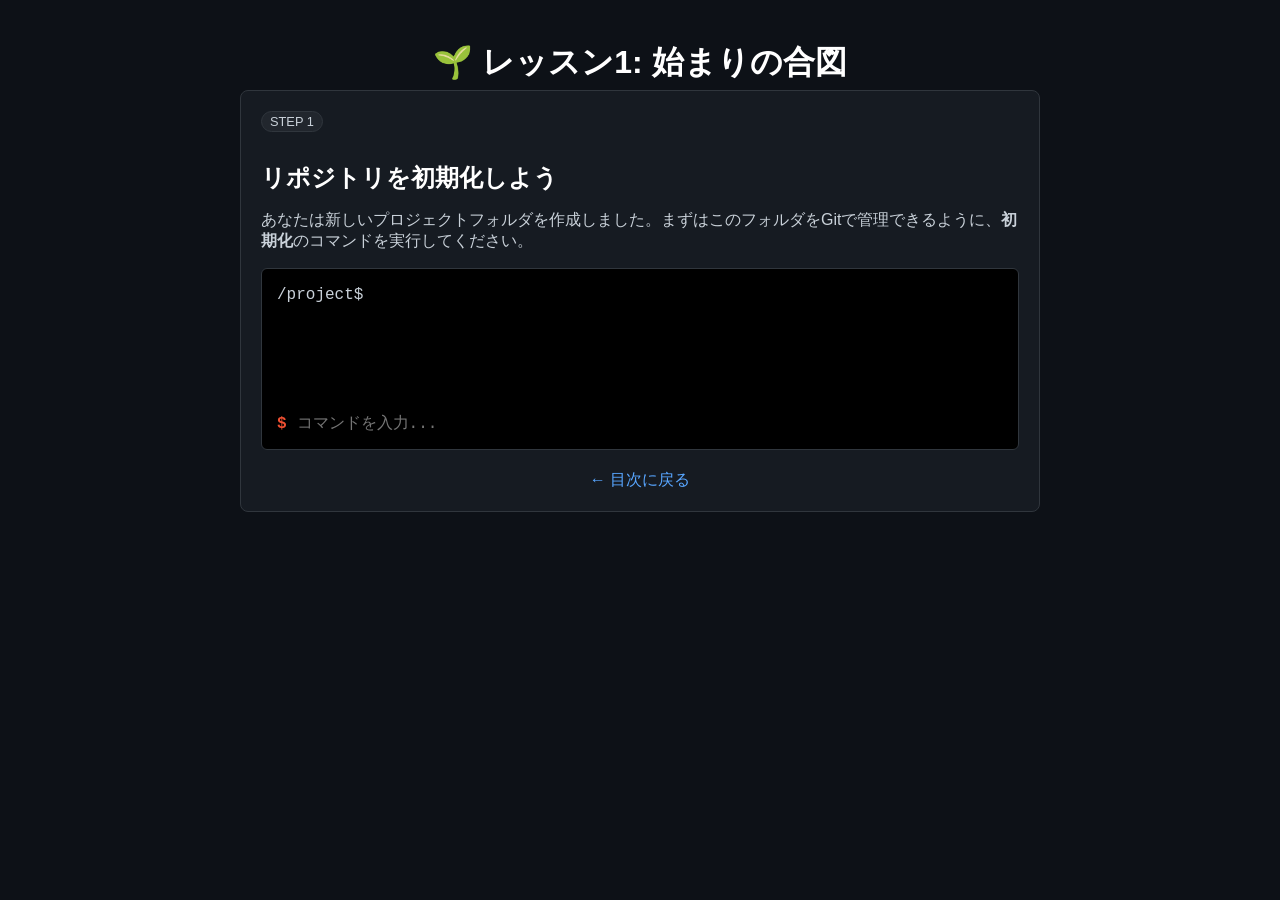
<file: lesson01.html>
<!DOCTYPE html>
<html lang="ja">
<head>
    <meta charset="UTF-8">
    <meta name="viewport" content="width=device-width, initial-scale=1.0">
    <title>Git Master - レッスン1</title>
    <link rel="stylesheet" href="style.css">
</head>
<body>
    <h1>🌱 レッスン1: 始まりの合図</h1>
    
    <div class="container">
        <div class="scenario-card">
            <span class="badge">STEP 1</span>
            <h2>リポジトリを初期化しよう</h2>
            <p>あなたは新しいプロジェクトフォルダを作成しました。まずはこのフォルダをGitで管理できるように、<strong>初期化</strong>のコマンドを実行してください。</p>
            
            <div class="terminal">
                <div class="terminal-output" id="term-output">/project$ </div>
                <div class="input-line">
                    <span class="prompt">$</span>
                    <input type="text" class="cmd-input" id="term-input" placeholder="コマンドを入力..." autofocus>
                </div>
            </div>
            
            <div class="nav-links">
                <a href="index.html">← 目次に戻る</a>
            </div>
        </div>
    </div>

    <script src="git_core.js"></script>
    <script>
        const input = document.getElementById('term-input');
        const output = document.getElementById('term-output');
        
        // レッスンごとの進行状態
        let step = 1; 

        input.addEventListener('keydown', function(e) {
            if (e.key !== 'Enter') return;
            
            const cmdText = input.value.trim();
            if (!cmdText) return;
            
            // 入力されたコマンドを画面に表示
            appendTerminalLog(output, `$ ${cmdText}`);
            input.value = '';

            // 共通ロジックでGitコマンドを処理
            const result = executeGitCommand(cmdText);
            
            // 結果に応じたクラス（色）を付けて画面に表示
            let cssClass = '';
            if (result.type === 'error') cssClass = 'error-msg';
            if (result.type === 'success') cssClass = 'success-msg';
            if (result.type === 'info') cssClass = 'info-msg';
            
            appendTerminalLog(output, result.text, cssClass);

            // --- レッスン固有のクリア判定ロジック ---
            
            // STEP 1 のクリア判定 (git init)
            if (step === 1 && gitState.initialized) {
                step = 2;
                appendTerminalLog(output, "\n🎉 STEP 1 CLEAR! Gitの管理が始まりました。", "success-msg");
                appendTerminalLog(output, "\n【次の課題】\n今の履歴（ログ）はどうなっているでしょうか？履歴を確認するコマンドを実行して、出力結果を見てみましょう。", "info-msg");
            }
            
            // STEP 2 のクリア判定 (git log)
            // ※ git logを打つと、コミットがないのでエラー（fatal）が返るが、それがこのレッスンの正解。
            if (step === 2 && cmdText === 'git log') {
                appendTerminalLog(output, "\n🎉 STEP 2 CLEAR! 素晴らしい！", "success-msg");
                appendTerminalLog(output, "💡 解説: 初期化した直後はまだセーブデータ（コミット）が一つもないため、「コミットがまだありませんよ」というエラーが出るのが正常な動作です。これがGitのリアルな挙動です！", "info-msg");
                step = 3; // クリア済み
            }
        });
    </script>
</body>
</html>
</file>
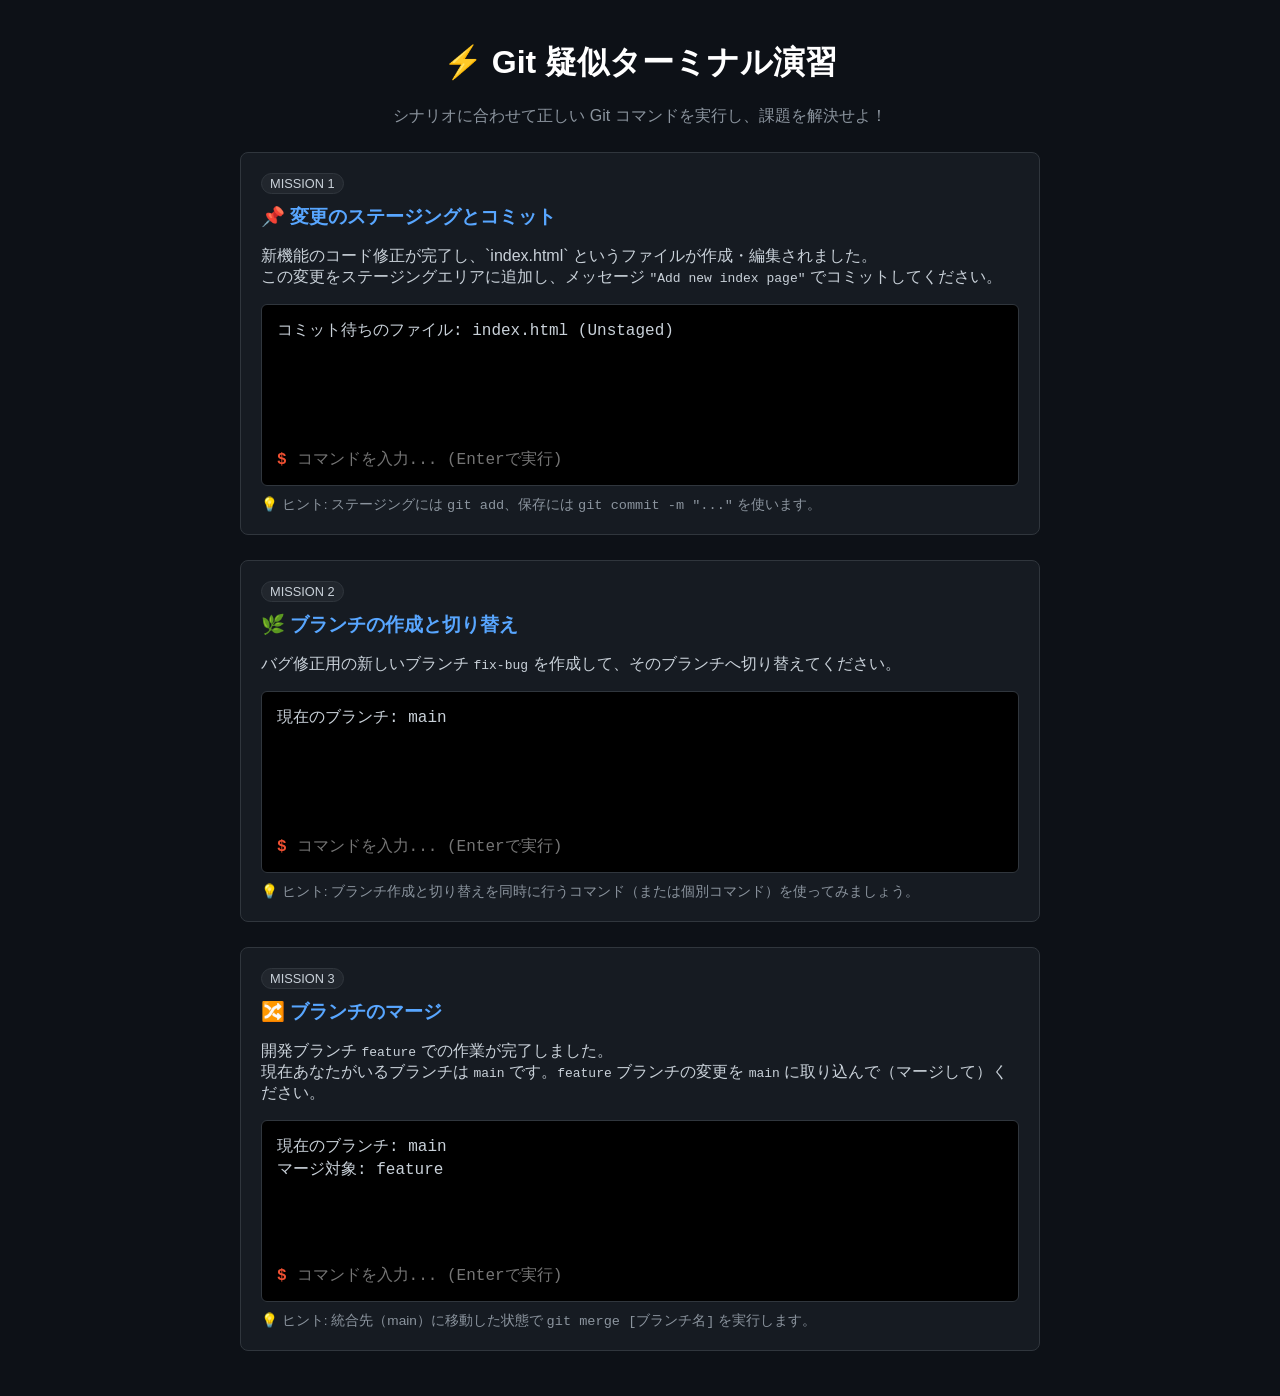
<file: memo.html>
<!DOCTYPE html>
<html lang="ja">
<head>
    <meta charset="UTF-8">
    <meta name="viewport" content="width=device-width, initial-scale=1.0">
    <title>Git コマンド実践トレーニング</title>
    <style>
        :root {
            --bg-color: #0d1117;
            --card-bg: #161b22;
            --border-color: #30363d;
            --text-color: #c9d1d9;
            --accent-color: #f05032;
            --green: #2ea043;
            --console-bg: #000000;
        }

        body {
            font-family: -apple-system, BlinkMacSystemFont, "Segoe UI", Roboto, Helvetica, Arial, sans-serif;
            background-color: var(--bg-color);
            color: var(--text-color);
            margin: 0;
            padding: 20px;
            display: flex;
            flex-direction: column;
            align-items: center;
        }

        h1 {
            color: #fff;
            margin-bottom: 5px;
        }

        .subtitle {
            color: #8b949e;
            margin-bottom: 25px;
        }

        .container {
            width: 100%;
            max-width: 800px;
        }

        .scenario-card {
            background-color: var(--card-bg);
            border: 1px solid var(--border-color);
            border-radius: 8px;
            padding: 20px;
            margin-bottom: 25px;
        }

        .scenario-title {
            font-size: 1.2rem;
            font-weight: bold;
            color: #58a6ff;
            margin-top: 0;
        }

        .terminal {
            background-color: var(--console-bg);
            border: 1px solid var(--border-color);
            border-radius: 6px;
            padding: 15px;
            font-family: 'Courier New', Courier, monospace;
            margin-top: 15px;
        }

        .terminal-output {
            min-height: 120px;
            max-height: 250px;
            overflow-y: auto;
            margin-bottom: 10px;
            white-space: pre-wrap;
            line-height: 1.4;
        }

        .input-line {
            display: flex;
            align-items: center;
        }

        .prompt {
            color: var(--accent-color);
            font-weight: bold;
            margin-right: 8px;
            user-select: none;
        }

        .cmd-input {
            background: transparent;
            border: none;
            color: #fff;
            font-family: inherit;
            font-size: 1rem;
            flex-grow: 1;
            outline: none;
        }

        .success-msg {
            color: #56d364;
            font-weight: bold;
        }

        .error-msg {
            color: #f85149;
        }

        .hint {
            font-size: 0.85rem;
            color: #8b949e;
            margin-top: 10px;
        }

        .badge {
            display: inline-block;
            padding: 2px 8px;
            font-size: 0.8rem;
            border-radius: 12px;
            background: #21262d;
            border: 1px solid var(--border-color);
            margin-bottom: 10px;
        }
    </style>
</head>
<body>

    <h1>⚡ Git 疑似ターミナル演習</h1>
    <p class="subtitle">シナリオに合わせて正しい Git コマンドを実行し、課題を解決せよ！</p>

    <div class="container">

        <div class="scenario-card" id="scenario1">
            <span class="badge">MISSION 1</span>
            <div class="scenario-title">📌 変更のステージングとコミット</div>
            <p>新機能のコード修正が完了し、`index.html` というファイルが作成・編集されました。<br>
               この変更をステージングエリアに追加し、メッセージ <code>"Add new index page"</code> でコミットしてください。</p>
            
            <div class="terminal">
                <div class="terminal-output" id="output1">コミット待ちのファイル: index.html (Unstaged)</div>
                <div class="input-line">
                    <span class="prompt">$</span>
                    <input type="text" class="cmd-input" id="input1" placeholder="コマンドを入力... (Enterで実行)" onkeydown="handleCommand(event, 1)">
                </div>
            </div>
            <div class="hint">💡 ヒント: ステージングには <code>git add</code>、保存には <code>git commit -m "..."</code> を使います。</div>
        </div>

        <div class="scenario-card" id="scenario2">
            <span class="badge">MISSION 2</span>
            <div class="scenario-title">🌿 ブランチの作成と切り替え</div>
            <p>バグ修正用の新しいブランチ <code>fix-bug</code> を作成して、そのブランチへ切り替えてください。</p>
            
            <div class="terminal">
                <div class="terminal-output" id="output2">現在のブランチ: main</div>
                <div class="input-line">
                    <span class="prompt">$</span>
                    <input type="text" class="cmd-input" id="input2" placeholder="コマンドを入力... (Enterで実行)" onkeydown="handleCommand(event, 2)">
                </div>
            </div>
            <div class="hint">💡 ヒント: ブランチ作成と切り替えを同時に行うコマンド（または個別コマンド）を使ってみましょう。</div>
        </div>

        <div class="scenario-card" id="scenario3">
            <span class="badge">MISSION 3</span>
            <div class="scenario-title">🔀 ブランチのマージ</div>
            <p>開発ブランチ <code>feature</code> での作業が完了しました。<br>現在あなたがいるブランチは <code>main</code> です。<code>feature</code> ブランチの変更を <code>main</code> に取り込んで（マージして）ください。</p>
            
            <div class="terminal">
                <div class="terminal-output" id="output3">現在のブランチ: main<br>マージ対象: feature</div>
                <div class="input-line">
                    <span class="prompt">$</span>
                    <input type="text" class="cmd-input" id="input3" placeholder="コマンドを入力... (Enterで実行)" onkeydown="handleCommand(event, 3)">
                </div>
            </div>
            <div class="hint">💡 ヒント: 統合先（main）に移動した状態で <code>git merge [ブランチ名]</code> を実行します。</div>
        </div>

    </div>

    <script>
        // 内部状態管理
        const state = {
            s1: { staged: false, committed: false },
            s2: { currentBranch: 'main', branchCreated: false },
            s3: { merged: false }
        };

        function handleCommand(event, scenarioNum) {
            if (event.key !== 'Enter') return;

            const input = document.getElementById(`input${scenarioNum}`);
            const output = document.getElementById(`output${scenarioNum}`);
            const cmd = input.value.trim();
            
            if (!cmd) return;

            // ターミナルにログ出力
            appendLog(output, `$ ${cmd}`);
            input.value = '';

            // 各シナリオの判定ロジック
            if (scenarioNum === 1) processScenario1(cmd, output);
            if (scenarioNum === 2) processScenario2(cmd, output);
            if (scenarioNum === 3) processScenario3(cmd, output);

            // 自動スクロール
            output.scrollTop = output.scrollHeight;
        }

        function appendLog(element, text, className = '') {
            const div = document.createElement('div');
            div.textContent = text;
            if (className) div.className = className;
            element.appendChild(div);
        }

        // シナリオ 1 の判定
        function processScenario1(cmd, output) {
            if (state.s1.committed) {
                appendLog(output, "このミッションは既にクリアしています！", "success-msg");
                return;
            }

            if (cmd === "git add index.html" || cmd === "git add .") {
                state.s1.staged = true;
                appendLog(output, "✓ index.html をステージングエリアに追加しました。");
            } else if (cmd.startsWith('git commit')) {
                if (!state.s1.staged) {
                    appendLog(output, "error: ステージングされた変更がありません (use 'git add')", "error-msg");
                } else if (cmd === 'git commit -m "Add new index page"' || cmd === "git commit -m 'Add new index page'") {
                    state.s1.committed = true;
                    appendLog(output, "[main 7a2b91f] Add new index page\n 1 file changed, 10 insertions(+)", "success-msg");
                    appendLog(output, "\n🎉 MISSION 1 CLEAR! 正しくコミットできました！", "success-msg");
                } else {
                    appendLog(output, "コミットメッセージが指示と異なります。'Add new index page' を使用してください。", "error-msg");
                }
            } else if (cmd === "git status") {
                if (state.s1.staged) {
                    appendLog(output, "On branch main\nChanges to be committed:\n  modified: index.html");
                } else {
                    appendLog(output, "On branch main\nUntracked files:\n  index.html");
                }
            } else {
                appendLog(output, `bash: ${cmd}: command not found (あるいは不適当なコマンドです)`, "error-msg");
            }
        }

        // シナリオ 2 の判定
        function processScenario2(cmd, output) {
            if (state.s2.currentBranch === 'fix-bug') {
                appendLog(output, "このミッションは既にクリアしています！", "success-msg");
                return;
            }

            if (cmd === "git checkout -b fix-bug" || cmd === "git switch -c fix-bug") {
                state.s2.currentBranch = 'fix-bug';
                appendLog(output, "Switched to a new branch 'fix-bug'");
                appendLog(output, "\n🎉 MISSION 2 CLEAR! ブランチの作成と切り替えが成功しました！", "success-msg");
            } else if (cmd === "git branch fix-bug") {
                state.s2.branchCreated = true;
                appendLog(output, "ブランチ 'fix-bug' を作成しました（切り替えはまだされていません）。");
            } else if ((cmd === "git checkout fix-bug" || cmd === "git switch fix-bug") && state.s2.branchCreated) {
                state.s2.currentBranch = 'fix-bug';
                appendLog(output, "Switched to branch 'fix-bug'");
                appendLog(output, "\n🎉 MISSION 2 CLEAR! ブランチの切り替えが成功しました！", "success-msg");
            } else if (cmd === "git branch") {
                const branches = state.s2.branchCreated ? "  fix-bug\n* main" : "* main";
                appendLog(output, branches);
            } else {
                appendLog(output, `bash: 命令を認識できませんでした。`, "error-msg");
            }
        }

        // シナリオ 3 の判定
        function processScenario3(cmd, output) {
            if (state.s3.merged) {
                appendLog(output, "このミッションは既にクリアしています！", "success-msg");
                return;
            }

            if (cmd === "git merge feature") {
                state.s3.merged = true;
                appendLog(output, "Updating a1b2c3d..e4f5g6h\nFast-forward\n feature.txt | 2 +-\n 1 file changed, 1 insertion(+), 1 deletion(-)");
                appendLog(output, "\n🎉 MISSION 3 CLEAR! featureブランチの統合に成功しました！", "success-msg");
            } else if (cmd === "git status") {
                appendLog(output, "On branch main\nYour branch is up to date with 'origin/main'.");
            } else {
                appendLog(output, `マージを実行するには 'git merge [対象ブランチ]' を使用します。`, "error-msg");
            }
        }
    </script>
</body>
</html>
</file>
<file: style.css>
:root {
    --bg-color: #0d1117;
    --card-bg: #161b22;
    --border-color: #30363d;
    --text-color: #c9d1d9;
    --accent-color: #f05032;
    --green: #2ea043;
    --console-bg: #000000;
}

body {
    font-family: -apple-system, BlinkMacSystemFont, "Segoe UI", Roboto, Helvetica, Arial, sans-serif;
    background-color: var(--bg-color);
    color: var(--text-color);
    margin: 0;
    padding: 20px;
    display: flex;
    flex-direction: column;
    align-items: center;
}

h1, h2 { color: #fff; margin-bottom: 5px; }
.subtitle { color: #8b949e; margin-bottom: 25px; }
.container { width: 100%; max-width: 800px; }

/* メニュー用 */
.menu-list { list-style: none; padding: 0; }
.menu-list li { margin-bottom: 10px; }
.menu-list a {
    display: block;
    background-color: var(--card-bg);
    border: 1px solid var(--border-color);
    padding: 15px 20px;
    border-radius: 8px;
    color: #58a6ff;
    text-decoration: none;
    font-weight: bold;
    transition: 0.2s;
}
.menu-list a:hover { background-color: #21262d; border-color: #8b949e; }

/* 演習画面用 */
.scenario-card {
    background-color: var(--card-bg);
    border: 1px solid var(--border-color);
    border-radius: 8px;
    padding: 20px;
    margin-bottom: 25px;
}
.badge {
    display: inline-block; padding: 2px 8px; font-size: 0.8rem;
    border-radius: 12px; background: #21262d; border: 1px solid var(--border-color);
    margin-bottom: 10px;
}
.terminal {
    background-color: var(--console-bg); border: 1px solid var(--border-color);
    border-radius: 6px; padding: 15px; font-family: 'Courier New', Courier, monospace;
    margin-top: 15px;
}
.terminal-output {
    min-height: 120px; max-height: 250px; overflow-y: auto;
    margin-bottom: 10px; white-space: pre-wrap; line-height: 1.4;
}
.input-line { display: flex; align-items: center; }
.prompt { color: var(--accent-color); font-weight: bold; margin-right: 8px; user-select: none; }
.cmd-input {
    background: transparent; border: none; color: #fff;
    font-family: inherit; font-size: 1rem; flex-grow: 1; outline: none;
}
.success-msg { color: #56d364; font-weight: bold; }
.error-msg { color: #f85149; }
.info-msg { color: #8b949e; }
.nav-links { margin-top: 20px; text-align: center; }
.nav-links a { color: #58a6ff; text-decoration: none; }
</file>
